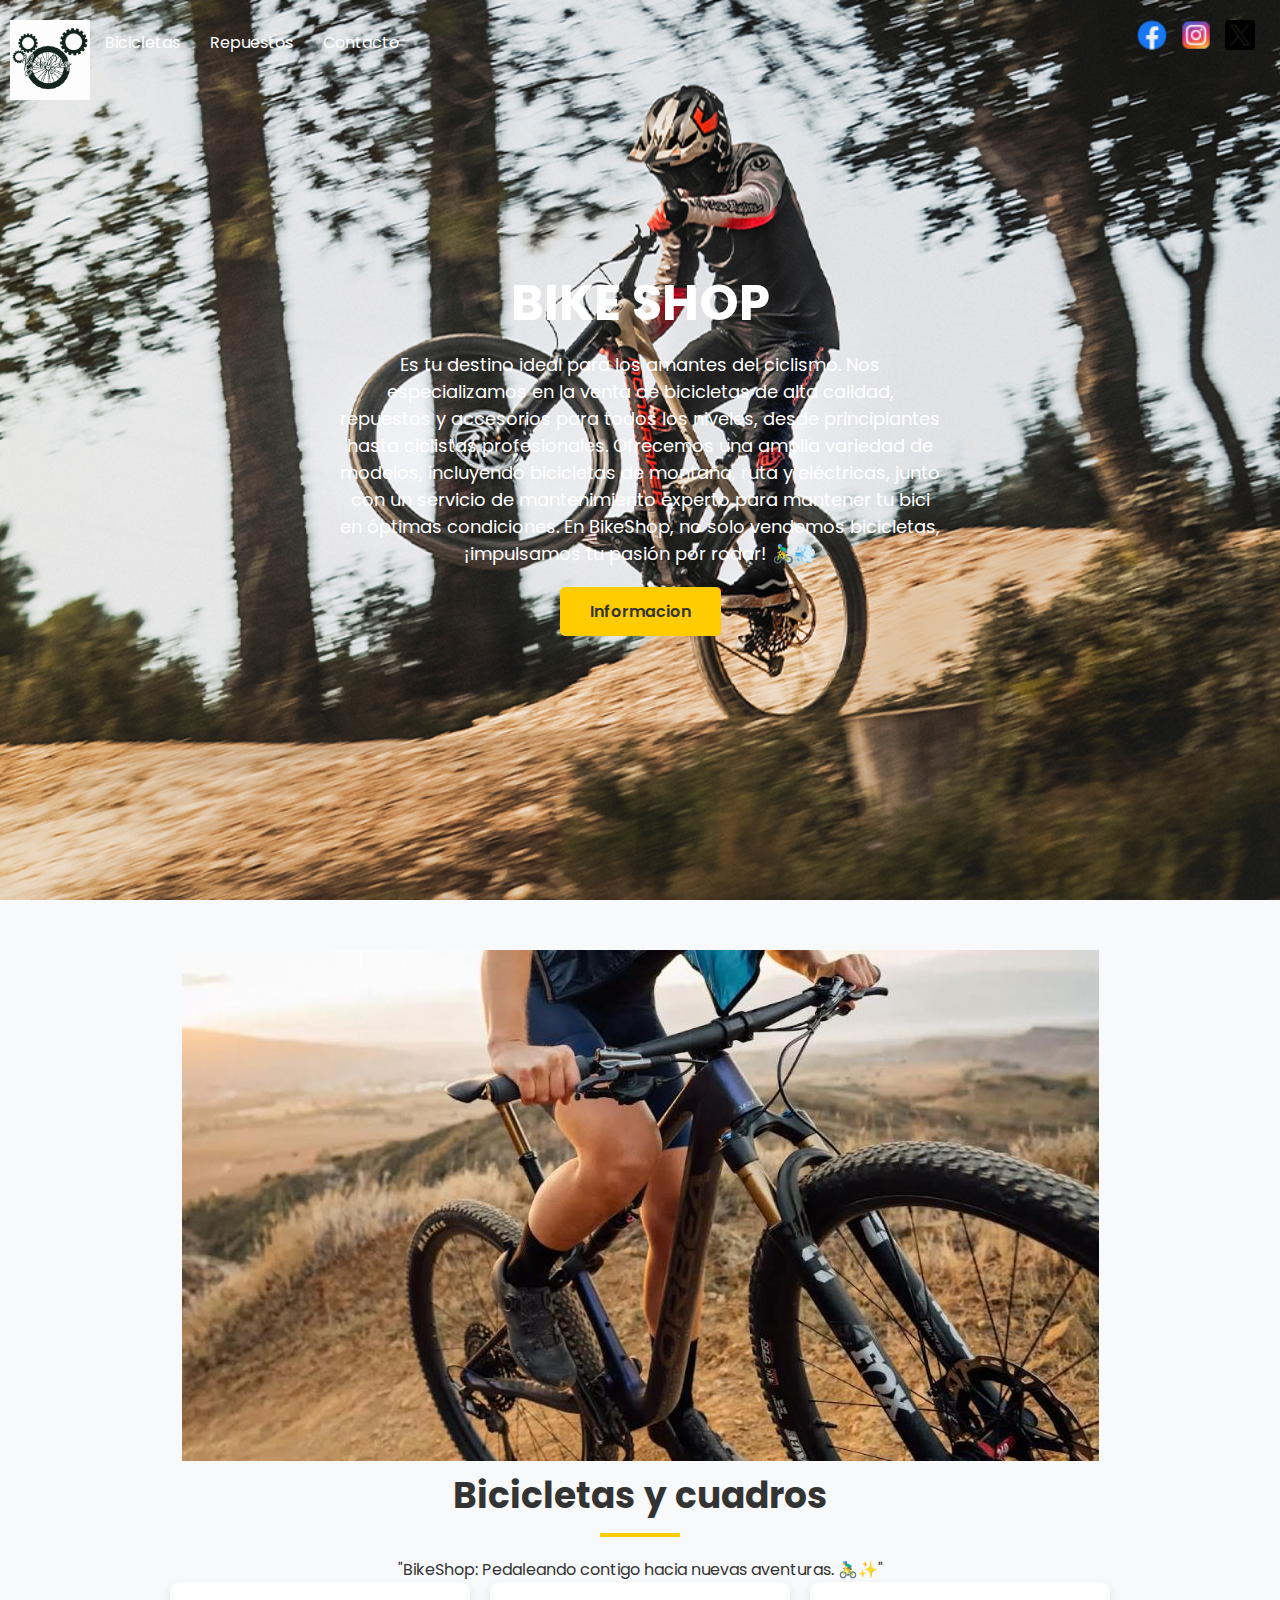
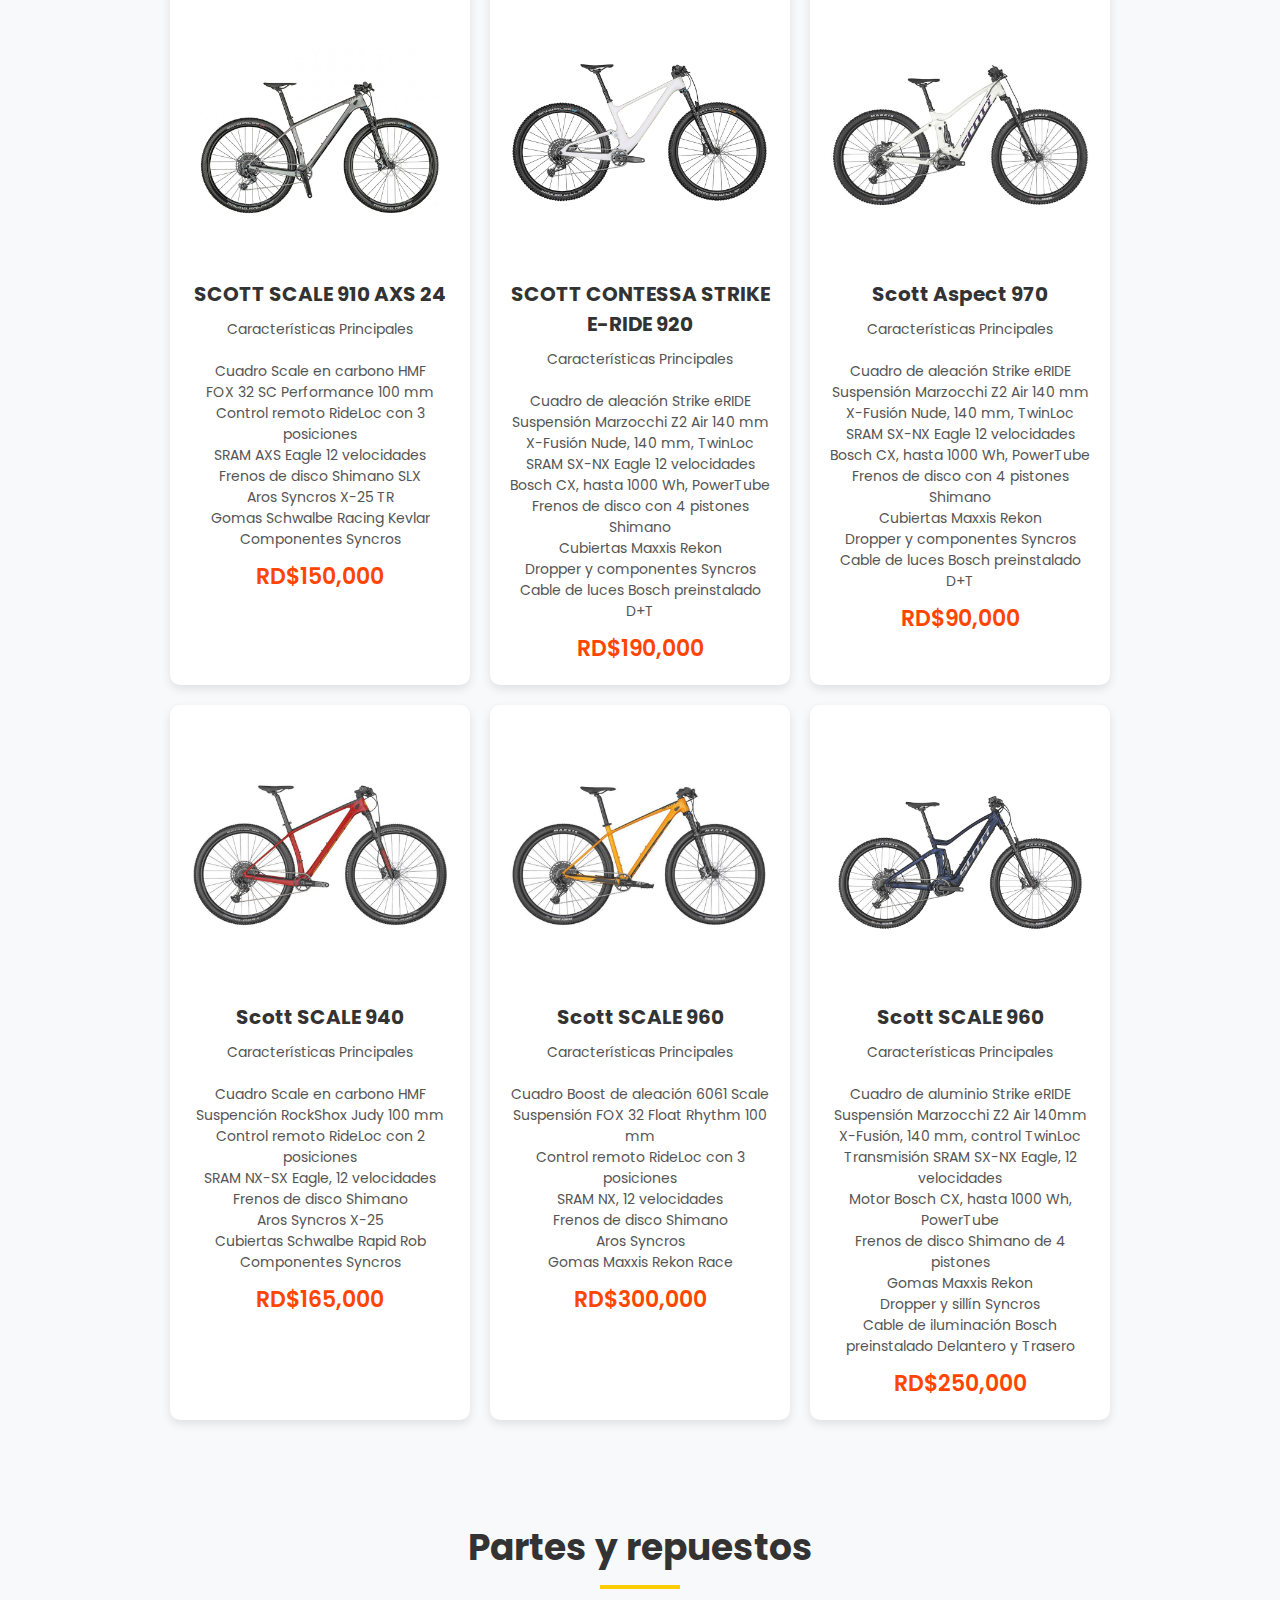
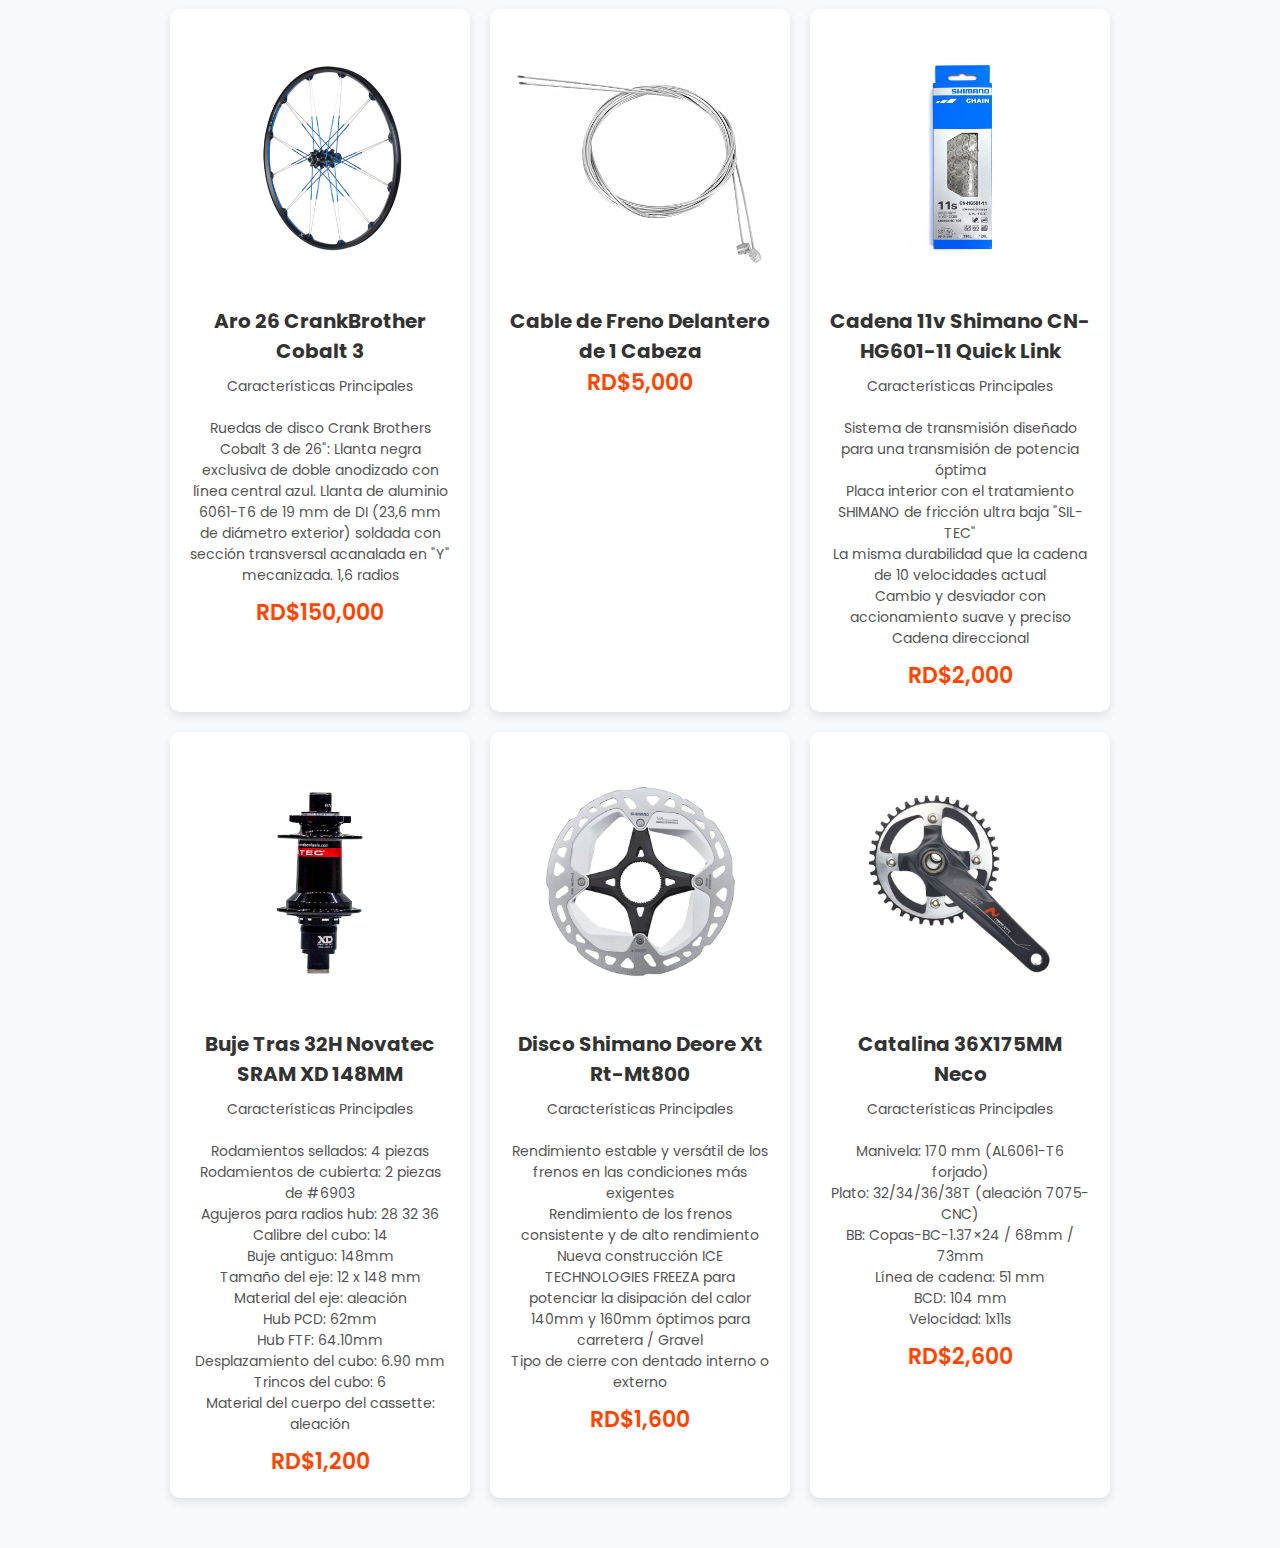
<file: bikeshop/index.html>
<!DOCTYPE html>
<html lang="en">

<head>
    <meta charset="UTF-8">
    <meta name="viewport" content="width=device-width, initial-scale=1.0">
    <title>Bike Shop</title>
    <link rel="stylesheet" href="style.css">
</head>


<body>

        <header class="header">
            
            <div class="menu container">
                <a href="#" class="logo" >Logo</a>
                <input type="checkbox" id="menu" />
                <label for="menu">
                    <img src="images/logo.gif" alt="Logo animado" class="logo">
                <label>
                    <nav class="navbar">
                        <ul>
                            <li><a href="#">Inicio</a></a></li>
                            <li><a href="#">Bicicletas</a></a></li>
                            <li><a href="#">Repuestos</a></a></li>
                            <li><a href="#">Contacto</a></a></li>
                        </ul>
                    </nav>
            </div>


            <div class="socials-1">

                <a href="#"><img src="images/facebook.png" alt=""></a>
                <a href="#"><img src="images/instagram.png" alt=""></a>
                <a href="#"><img src="images/twitter.png" alt=""></a>

            </div>

    <div class="header-content container">

            <h1>Bike Shop</h1>
            <p>Es tu destino ideal para los amantes del ciclismo. Nos especializamos en la venta de bicicletas de alta calidad, repuestos y accesorios para todos los niveles, desde principiantes hasta ciclistas profesionales.

                Ofrecemos una amplia variedad de modelos, incluyendo bicicletas de montaña, ruta y eléctricas, junto con un servicio de mantenimiento experto para mantener tu bici en óptimas condiciones. En BikeShop, no solo vendemos bicicletas, ¡impulsamos tu pasión por rodar! 🚴‍♂️💨
            </p>
            <a href="#" class="btn-1">Informacion</a>
       </div>

        </header>   

    
        <!DOCTYPE html>
        <html lang="es">
        <head>
            <meta charset="UTF-8">
            <meta name="viewport" content="width=device-width, initial-scale=1.0">
            <title>Bike Shop - Bicicletas y Partes</title>
            <link rel="stylesheet" href="style.css">
        </head>
        <body>
            <section class="bicicletas">
                <img class="bici-img" src="images/background1.jpg" alt="Fondo de bicicletas">
                <div class="container">
                    <h2>Bicicletas y cuadros</h2>
                    <p class="txt-p">
                        "BikeShop: Pedaleando contigo hacia nuevas aventuras. 🚴‍♂️✨"
                    </p>
        
                    <div class="bici-group">
                        <div class="bici-1">
                            <img src="images/bici1.jpg" alt="Scott Scale 910 AXS 24">
                            <h3>SCOTT SCALE 910 AXS 24</h3>
                            <p>
                                Características Principales<br><br>
                                Cuadro Scale en carbono HMF<br>
                                FOX 32 SC Performance 100 mm<br>
                                Control remoto RideLoc con 3 posiciones<br>
                                SRAM AXS Eagle 12 velocidades<br>
                                Frenos de disco Shimano SLX<br>
                                Aros Syncros X-25 TR<br>
                                Gomas Schwalbe Racing Kevlar<br>
                                Componentes Syncros
                            </p>
                            <div class="precio">
                                <h4>RD$150,000</h4>
                            </div>
                        </div>
        
                        <div class="bici-1">
                            <img src="images/bici4.jpg" alt="Scott Contessa Strike E-Ride 920">
                            <h3>SCOTT CONTESSA STRIKE E-RIDE 920</h3>
                            <p>
                                Características Principales<br><br>
                                Cuadro de aleación Strike eRIDE<br>
                                Suspensión Marzocchi Z2 Air 140 mm<br>
                                X-Fusión Nude, 140 mm, TwinLoc<br>
                                SRAM SX-NX Eagle 12 velocidades<br>
                                Bosch CX, hasta 1000 Wh, PowerTube<br>
                                Frenos de disco con 4 pistones Shimano<br>
                                Cubiertas Maxxis Rekon<br>
                                Dropper y componentes Syncros<br>
                                Cable de luces Bosch preinstalado D+T
                            </p>
                            <div class="precio">
                                <h4>RD$190,000</h4>
                            </div>
                        </div>
        
                        <div class="bici-1">
                            <img src="images/bici6.jpg" alt="Scott Aspect 970">
                            <h3>Scott Aspect 970</h3>
                            <p>
                                Características Principales<br><br>
                                Cuadro de aleación Strike eRIDE<br>
                                Suspensión Marzocchi Z2 Air 140 mm<br>
                                X-Fusión Nude, 140 mm, TwinLoc<br>
                                SRAM SX-NX Eagle 12 velocidades<br>
                                Bosch CX, hasta 1000 Wh, PowerTube<br>
                                Frenos de disco con 4 pistones Shimano<br>
                                Cubiertas Maxxis Rekon<br>
                                Dropper y componentes Syncros<br>
                                Cable de luces Bosch preinstalado D+T
                            </p>
                            <div class="precio">
                                <h4>RD$90,000</h4>
                            </div>
                        </div>
        
                        <div class="bici-1">
                            <img src="images/bici7.jpg" alt="Scott Scale 940">
                            <h3>Scott SCALE 940</h3>
                            <p>
                                Características Principales<br><br>
                                Cuadro Scale en carbono HMF<br>
                                Suspención RockShox Judy 100 mm<br>
                                Control remoto RideLoc con 2 posiciones<br>
                                SRAM NX-SX Eagle, 12 velocidades<br>
                                Frenos de disco Shimano<br>
                                Aros Syncros X-25<br>
                                Cubiertas Schwalbe Rapid Rob<br>
                                Componentes Syncros
                            </p>
                            <div class="precio">
                                <h4>RD$165,000</h4>
                            </div>
                        </div>
        
                        <div class="bici-1">
                            <img src="images/bici8.jpg" alt="Scott Scale 960">
                            <h3>Scott SCALE 960</h3>
                            <p>
                                Características Principales<br><br>
                                Cuadro Boost de aleación 6061 Scale<br>
                                Suspensión FOX 32 Float Rhythm 100 mm<br>
                                Control remoto RideLoc con 3 posiciones<br>
                                SRAM NX, 12 velocidades<br>
                                Frenos de disco Shimano<br>
                                Aros Syncros<br>
                                Gomas Maxxis Rekon Race
                            </p>
                            <div class="precio">
                                <h4>RD$300,000</h4>
                            </div>
                        </div>
        
                        <div class="bici-1">
                            <img src="images/bici9.jpg" alt="Scott Scale 960 E-Ride">
                            <h3>Scott SCALE 960</h3>
                            <p>
                                Características Principales<br><br>
                                Cuadro de aluminio Strike eRIDE<br>
                                Suspensión Marzocchi Z2 Air 140mm<br>
                                X-Fusión, 140 mm, control TwinLoc<br>
                                Transmisión SRAM SX-NX Eagle, 12 velocidades<br>
                                Motor Bosch CX, hasta 1000 Wh, PowerTube<br>
                                Frenos de disco Shimano de 4 pistones<br>
                                Gomas Maxxis Rekon<br>
                                Dropper y sillín Syncros<br>
                                Cable de iluminación Bosch preinstalado Delantero y Trasero
                            </p>
                            <div class="precio">
                                <h4>RD$250,000</h4>
                            </div>
                        </div>
                    </div>
                </div>
            </section>
        
            <section class="partes">
                <div class="container">
                    <h2>Partes y repuestos</h2>
        
                    <div class="partes-group">
                        <div class="partes-1">
                            <img src="images/parte1.jpg" alt="Aro 26 CrankBrother Cobalt 3">
                            <h3>Aro 26 CrankBrother Cobalt 3</h3>
                            <p>
                                Características Principales<br><br>
                                Ruedas de disco Crank Brothers Cobalt 3 de 26": 
                                Llanta negra exclusiva de doble anodizado con línea central 
                                azul. Llanta de aluminio 6061-T6 de 19 mm de DI (23,6 mm 
                                de diámetro exterior) soldada con sección 
                                transversal acanalada en "Y" mecanizada. 1,6 radios
                            </p>
                            <div class="precio">
                                <h4>RD$150,000</h4>
                            </div>
                        </div>
        
                        <div class="partes-1">
                            <img src="images/parte2.jpg" alt="Cable de freno delantero">
                            <h3>Cable de Freno Delantero de 1 Cabeza</h3>
                            <div class="precio">
                                <h4>RD$5,000</h4>
                            </div>
                        </div>
        
                        <div class="partes-1">
                            <img src="images/parte3.jpg" alt="Cadena Shimano">
                            <h3>Cadena 11v Shimano CN-HG601-11 Quick Link</h3>
                            <p>
                                Características Principales<br><br>
                                Sistema de transmisión diseñado para una transmisión de potencia óptima<br>
                                Placa interior con el tratamiento SHIMANO de fricción ultra baja "SIL-TEC"<br>
                                La misma durabilidad que la cadena de 10 velocidades actual<br>
                                Cambio y desviador con accionamiento suave y preciso<br>
                                Cadena direccional
                            </p>
                            <div class="precio">
                                <h4>RD$2,000</h4>
                            </div>
                        </div>
        
                        <div class="partes-1">
                            <img src="images/parte4.jpg" alt="Buje trasero Novatec">
                            <h3>Buje Tras 32H Novatec SRAM XD 148MM</h3>
                            <p>
                                Características Principales<br><br>
                                Rodamientos sellados: 4 piezas<br>
                                Rodamientos de cubierta: 2 piezas de #6903<br>
                                Agujeros para radios hub: 28 32 36<br>
                                Calibre del cubo: 14<br>
                                Buje antiguo: 148mm<br>
                                Tamaño del eje: 12 x 148 mm<br>
                                Material del eje: aleación<br>
                                Hub PCD: 62mm<br>
                                Hub FTF: 64.10mm<br>
                                Desplazamiento del cubo: 6.90 mm<br>
                                Trincos del cubo: 6<br>
                                Material del cuerpo del cassette: aleación
                            </p>
                            <div class="precio">
                                <h4>RD$1,200</h4>
                            </div>
                        </div>
        
                        <div class="partes-1">
                            <img src="images/parte5.jpg" alt="Disco Shimano Deore Xt">
                            <h3>Disco Shimano Deore Xt Rt-Mt800</h3>
                            <p>
                                Características Principales<br><br>
                                Rendimiento estable y versátil de los frenos en las condiciones más exigentes<br>
                                Rendimiento de los frenos consistente y de alto rendimiento<br>
                                Nueva construcción ICE TECHNOLOGIES FREEZA para potenciar la disipación del calor<br>
                                140mm y 160mm óptimos para carretera / Gravel<br>
                                Tipo de cierre con dentado interno o externo
                            </p>
                            <div class="precio">
                                <h4>RD$1,600</h4>
                            </div>
                        </div>
        
                        <div class="partes-1">
                            <img src="images/parte6.jpg" alt="Catalina 36X175MM Neco">
                            <h3>Catalina 36X175MM Neco</h3>
                            <p>
                                Características Principales<br><br>
                                Manivela: 170 mm (AL6061-T6 forjado)<br>
                                Plato: 32/34/36/38T (aleación 7075-CNC)<br>
                                BB: Copas-BC-1.37×24 / 68mm / 73mm<br>
                                Línea de cadena: 51 mm<br>
                                BCD: 104 mm<br>
                                Velocidad: 1x11s
                            </p>
                            <div class="precio">
                                <h4>RD$2,600</h4>
                            </div>

                        </div>
                    </div>
                </div>
            </section>
        </body>
        </html>
</file>
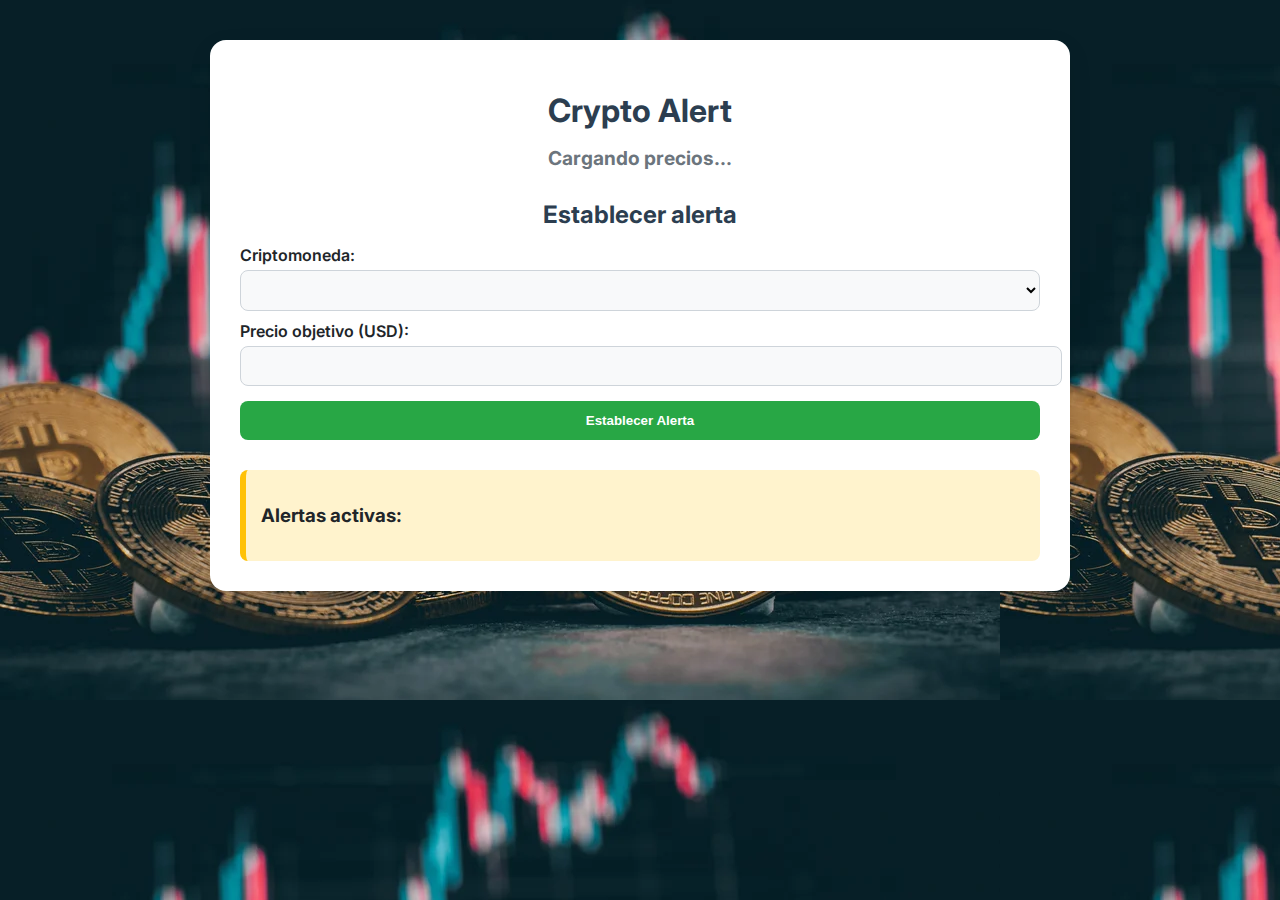
<file: Cripto/Cripto.html>
<!DOCTYPE html>
<html lang="es">
  <head>
    <meta charset="UTF-8" />
    <meta name="viewport" content="width=device-width, initial-scale=1.0" />
    <title>Crypto Alert</title>
    <link rel="stylesheet" href="styles.css" />
  </head>
  <body>

    <div class="container">
      <h1>Crypto Alert</h1>
      <div id="crypto-list" class="crypto-list loader">Cargando precios...</div>
      <div class="alert-config">
        <h2>Establecer alerta</h2>
        <label for="crypto">Criptomoneda:</label>
        <select id="crypto"></select>
        <label for="price">Precio objetivo (USD):</label>
        <input type="number" id="price" step="0.01" />
        <button onclick="setAlert()">Establecer Alerta</button>
      </div>
      <div id="alerts" class="alerts"></div>
    </div>
    <script src="script.js"></script>
  </body>
</html>
</file>
<file: bikeshop/style.css>
/* Importar fuente */
@import url('https://fonts.googleapis.com/css2?family=Poppins:wght@300;400;600&display=swap');

* {
    margin: 0;
    padding: 0;
    box-sizing: border-box;
    font-family: 'Poppins', sans-serif;
}

body {
    background-color: #f8f9fa;
    color: #333;
}

/* ==== HEADER ==== */
.header {
    background: url('images/background.jpg') no-repeat center center/cover;
    height: 100vh;
    position: relative;
    text-align: center;
    display: flex;
    flex-direction: column;
    justify-content: center;
    align-items: center;
    padding: 20px;
    color: white;
}

/* ==== MENU ==== */
.menu {
    position: absolute;
    top: 10px;
    width: 100%;
    display: flex;
    justify-content: space-between;
    align-items: center;
    padding: 20px;
}

.logo {
    position: absolute;
    top: 10px; /* Margen desde arriba */
    left: 10px; /* Margen desde la izquierda */
    width: 80px; /* Tamaño pequeño del logo */
    height: auto; /* Mantener proporción */
    z-index: 1000; /* Asegurar que esté por encima de otros elementos */
}

/* ==== MENU RESPONSIVO ==== */
.navbar ul {
    list-style: none;
    display: flex;
}

.navbar ul li {
    margin: 0 15px;
}

.navbar ul li a {
    text-decoration: none;
    color: white;
    font-weight: 400;
    transition: color 0.3s ease;
}

.navbar ul li a:hover {
    color: #ffcc00;
}

/* ==== BOTÓN RESPONSIVO ==== */
#menu {
    display: none;
}

.menu-icono {
    width: 30px;
    cursor: pointer;
    display: none;
}

/* ==== SOCIAL ICONS ==== */
.socials-1 {
    position: absolute;
    top: 20px;
    right: 20px;
}

.socials-1 img {
    width: 30px;
    margin: 0 5px;
    transition: transform 0.3s ease;
}

.socials-1 img:hover {
    transform: scale(1.1);
}

/* ==== HEADER CONTENT ==== */
.header-content h1 {
    font-size: 50px;
    text-transform: uppercase;
    margin-bottom: 10px;
}

.header-content p {
    font-size: 18px;
    max-width: 600px;
    margin: 0 auto 20px;
}

.btn-1 {
    display: inline-block;
    padding: 12px 30px;
    background: #ffcc00;
    color: #333;
    text-decoration: none;
    font-weight: 600;
    border-radius: 5px;
    transition: all 0.3s ease;
}

.btn-1:hover {
    background: #e6b800;
    transform: translateY(-3px);
}

/* ==== SECCIONES ==== */
.bicicletas, .partes {
    padding: 50px 10%;
    text-align: center;
}

.bicicletas h2, .partes h2 {
    font-size: 36px;
    margin-bottom: 20px;
    position: relative;
}

.bicicletas h2::after, .partes h2::after {
    content: '';
    width: 80px;
    height: 4px;
    background: #ffcc00;
    display: block;
    margin: 10px auto;
}

/* ==== BICICLETAS ==== */
.bici-group, .partes-group {
    display: flex;
    flex-wrap: wrap;
    justify-content: center;
    gap: 20px;
}

.bici-1, .partes-1 {
    background: white;
    padding: 20px;
    border-radius: 10px;
    width: 300px;
    box-shadow: 0px 4px 10px rgba(0, 0, 0, 0.1);
    transition: transform 0.3s ease;
}

.bici-1:hover, .partes-1:hover {
    transform: translateY(-10px);
}

.bici-1 img, .partes-1 img {
    width: 100%;
    border-radius: 10px;
    transition: transform 0.3s ease;
}

.bici-1 img:hover, .partes-1 img:hover {
    transform: scale(1.05);
}

.bici-1 h3, .partes-1 h3 {
    font-size: 20px;
    margin-top: 10px;
}

.bici-1 p, .partes-1 p {
    font-size: 14px;
    color: #555;
    margin: 10px 0;
}

.precio h4 {
    font-size: 22px;
    color: #ff4500;
    font-weight: 600;
}



@media (max-width: 768px) {
    .navbar ul {
        display: none;
        flex-direction: column;
        background: rgba(0, 0, 0, 0.9);
        position: absolute;
        top: 60px;
        left: 0;
        width: 100%;
        padding: 20px;
        text-align: center;
    }

    .navbar ul li {
        margin: 10px 0;
    }

    #menu:checked ~ .navbar ul {
        display: flex;
    }

    .menu-icono {
        display: block;
    }

    .bici-group, .partes-group {
        flex-direction: column;
    }
}
</file>
<file: Cripto/styles.css>
@import url('https://fonts.googleapis.com/css2?family=Inter:wght@400;600&display=swap');

body {
  background-image: url(principales-paises-que-mas-invierten-en-criptomonedas.webp);
  font-family: 'Inter', sans-serif;
  background-color: #f8f9fa;
  color: #212529;
  margin: 0;
  padding: 0;
}

.container {
  max-width: 800px;
  margin: 40px auto;
  padding: 30px;
  background: #ffffff;
  border-radius: 16px;
  box-shadow: 0 8px 24px rgba(0, 0, 0, 0.08);
}

.delete-btn {
  background-color: #dc3545;
  color: white;
  border: none;
  padding: 5px 10px;
  margin-left: 10px;
  border-radius: 6px;
  cursor: pointer;
  font-size: 0.9rem;
  transition: background-color 0.2s;
}

.delete-btn:hover {
  background-color: #c82333;
}


h1, h2 {
  text-align: center;
  color: #2c3e50;
  margin-bottom: 1rem;
}

.crypto-list {
  display: flex;
  flex-wrap: wrap;
  gap: 20px;
  justify-content: center;
  margin-bottom: 30px;
}

.crypto-content {
  display: flex;
  flex-direction: column;
  align-items: center;
}

.crypto-icon {
  width: 36px;
  height: 36px;
  border-radius: 50%;
  margin-bottom: 8px;
  display: block;
  margin-left: auto;
  margin-right: auto;
}

.crypto-item:hover {
  transform: scale(1.05);
}

.alert-config {
  margin-bottom: 30px;
}

.alert-config label {
  margin-top: 10px;
  font-weight: 600;
  display: block;
}

.alert-config input,
.alert-config select {
  width: 100%;
  padding: 10px;
  margin-top: 5px;
  border-radius: 8px;
  border: 1px solid #ced4da;
  font-size: 1rem;
  background-color: #f8f9fa;
}

.alert-config button {
  width: 100%;
  margin-top: 15px;
  padding: 12px;
  background-color: #28a745;
  color: white;
  font-weight: bold;
  border: none;
  border-radius: 8px;
  cursor: pointer;
  transition: background-color 0.3s;
}

.alert-config button:hover {
  background-color: #218838;
}

.alerts {
  background-color: #fff3cd;
  padding: 15px;
  border-left: 6px solid #ffc107;
  border-radius: 8px;
}

.alerts p {
  margin: 0.5rem 0;
}

.loader {
  text-align: center;
  width: 100%;
  font-weight: bold;
  font-size: 1.2em;
  color: #6c757d;
}
</file>
